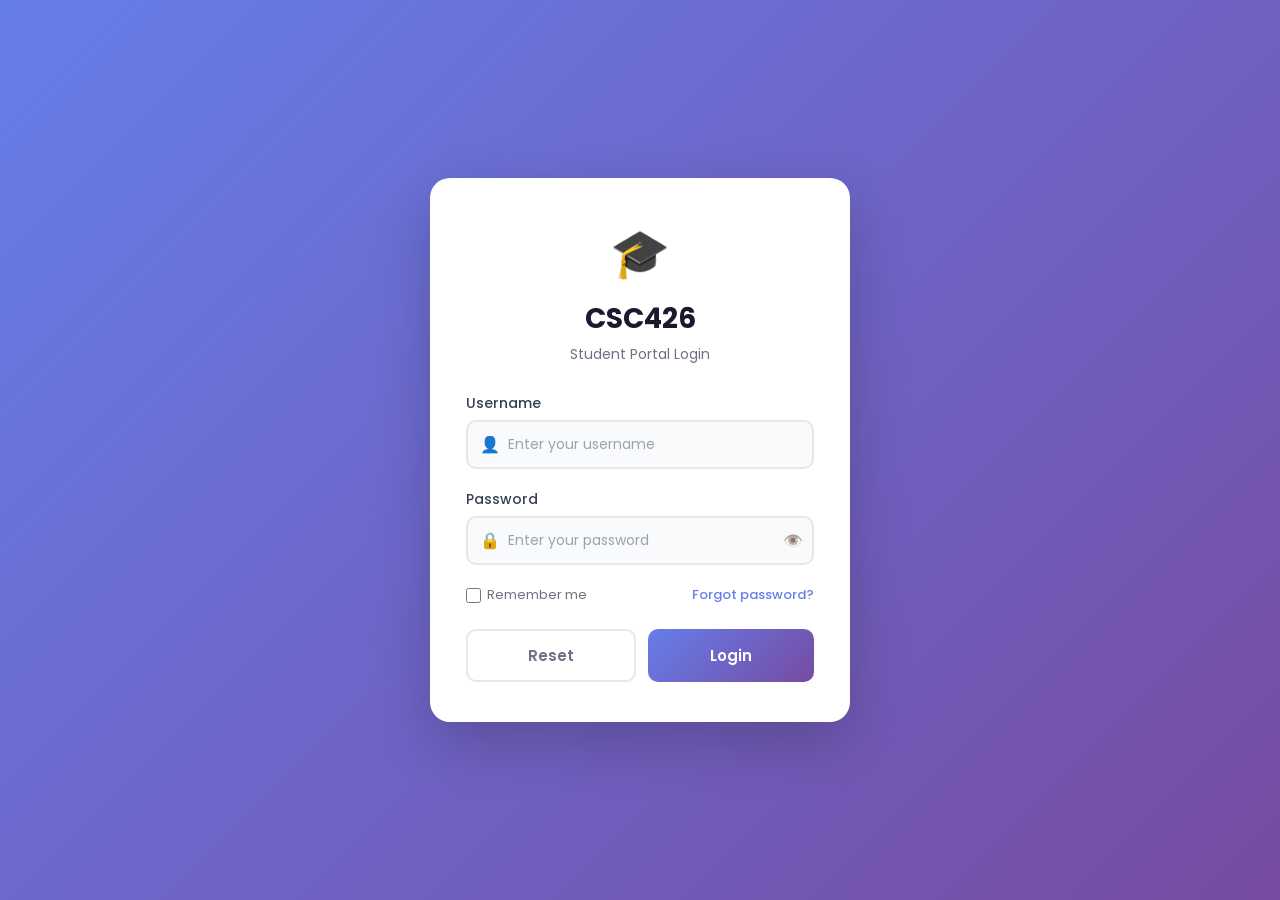
<file: question-3/index.html>
<!DOCTYPE html>
<html lang="en">
  <head>
    <meta charset="UTF-8" />
    <meta name="viewport" content="width=device-width, initial-scale=1.0" />
    <title>CSC426 Login</title>

    <!-- Link to our CSS file -->
    <link rel="stylesheet" href="csc4262.css" />

    <!-- Google Font -->
    <link href="https://fonts.googleapis.com/css2?family=Poppins:wght@300;400;500;600;700&display=swap" rel="stylesheet" />
  </head>

  <body>

    <!-- Background wrapper -->
    <div class="page-wrapper">

      <!-- Login Card -->
      <div class="login-card">

        <!-- Logo / Icon at top -->
        <div class="logo">
          <div class="logo-icon">🎓</div>
          <h1 class="logo-title">CSC426</h1>
          <p class="logo-subtitle">Student Portal Login</p>
        </div>

        <!-- Error message box (hidden by default) -->
        <div class="message error-msg" id="errorMsg">
          <span>⚠️</span>
          <span id="errorText">Invalid username or password.</span>
        </div>

        <!-- Success message box (hidden by default) -->
        <div class="message success-msg" id="successMsg">
          <span>✅</span>
          <span>Login successful! Redirecting...</span>
        </div>

        <!-- Login Form -->
        <div class="form">

          <!-- Username field -->
          <div class="input-group">
            <label for="username">Username</label>
            <div class="input-wrapper">
              <span class="input-icon">👤</span>
              <input
                type="text"
                id="username"
                placeholder="Enter your username"
                autocomplete="username"
              />
            </div>
            <!-- Validation error for username -->
            <small class="field-error" id="usernameError">Please enter your username.</small>
          </div>

          <!-- Password field -->
          <div class="input-group">
            <label for="password">Password</label>
            <div class="input-wrapper">
              <span class="input-icon">🔒</span>
              <input
                type="password"
                id="password"
                placeholder="Enter your password"
                autocomplete="current-password"
              />
              <!-- Show/Hide password toggle button -->
              <button class="toggle-password" id="togglePassword" onclick="togglePassword()" type="button">
                👁️
              </button>
            </div>
            <!-- Validation error for password -->
            <small class="field-error" id="passwordError">Please enter your password.</small>
          </div>

          <!-- Remember Me + Forgot Password row -->
          <div class="extras-row">
            <label class="remember-me">
              <input type="checkbox" id="rememberMe" />
              <span>Remember me</span>
            </label>
            <a href="#" class="forgot-link" onclick="forgotPassword()">Forgot password?</a>
          </div>

          <!-- Buttons row -->
          <div class="buttons-row">
            <!-- Reset/Cancel button -->
            <button class="btn btn-reset" onclick="resetForm()">Reset</button>
            <!-- Login/Submit button -->
            <button class="btn btn-login" onclick="login()">Login</button>
          </div>

        </div>
        <!-- end form -->

      </div>
      <!-- end login card -->

    </div>
    <!-- end page wrapper -->

    <!-- Forgot Password Modal (popup) -->
    <div class="modal-overlay" id="modalOverlay">
      <div class="modal">
        <h3>Forgot Password?</h3>
        <p>Please contact your system administrator or use the default credentials below:</p>
        <div class="modal-credentials">
          <p>👤 Username: <strong>admin</strong></p>
          <p>🔒 Password: <strong>csc426</strong></p>
        </div>
        <button class="btn btn-login" onclick="closeModal()">Got it!</button>
      </div>
    </div>

    <!-- Link to JavaScript file -->
    <script src="csc4262.js"></script>

  </body>
</html>
</file>
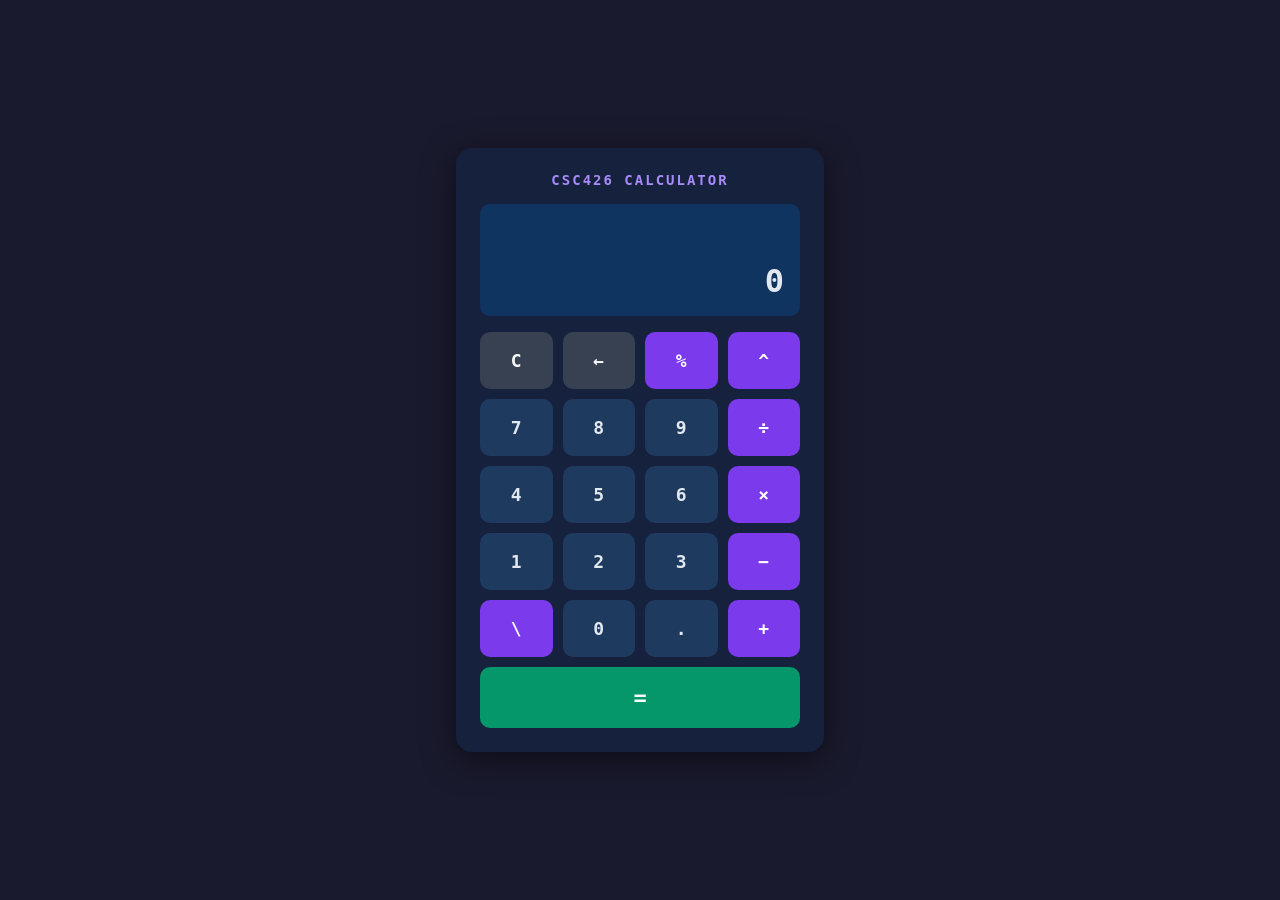
<file: csc4261.html>
<!DOCTYPE html>
<html lang="en">
  <head>
    <meta charset="UTF-8" />
    <meta name="viewport" content="width=device-width, initial-scale=1.0" />
    <title>CSC426 Calculator</title>

    <!-- Link to our CSS file -->
    <link rel="stylesheet" href="csc4261.css" />
  </head>

  <body>

    <!-- Main calculator box -->
    <div class="calculator">

      <!-- Title at the top -->
      <h2 class="title">CSC426 Calculator</h2>

      <!-- Display screen area -->
      <div class="display">
        <!-- Shows the expression being typed e.g. 12 + 5 -->
        <div class="expression" id="expression"></div>
        <!-- Shows the result or current number -->
        <div class="result" id="result">0</div>
      </div>

      <!-- Button grid -->
      <div class="buttons">

        <!-- Row 1 -->
        <button class="btn func"  onclick="clearAll()">C</button>
        <button class="btn func"  onclick="backspace()">←</button>
        <button class="btn op"    onclick="appendChar('%')">%</button>
        <button class="btn op"    onclick="appendChar('^')">^</button>

        <!-- Row 2 -->
        <button class="btn num"   onclick="appendChar('7')">7</button>
        <button class="btn num"   onclick="appendChar('8')">8</button>
        <button class="btn num"   onclick="appendChar('9')">9</button>
        <button class="btn op"    onclick="appendChar('/')">÷</button>

        <!-- Row 3 -->
        <button class="btn num"   onclick="appendChar('4')">4</button>
        <button class="btn num"   onclick="appendChar('5')">5</button>
        <button class="btn num"   onclick="appendChar('6')">6</button>
        <button class="btn op"    onclick="appendChar('*')">×</button>

        <!-- Row 4 -->
        <button class="btn num"   onclick="appendChar('1')">1</button>
        <button class="btn num"   onclick="appendChar('2')">2</button>
        <button class="btn num"   onclick="appendChar('3')">3</button>
        <button class="btn op"    onclick="appendChar('-')">−</button>

        <!-- Row 5 -->
        <button class="btn op"    onclick="appendChar('\\')">\ </button>
        <button class="btn num"   onclick="appendChar('0')">0</button>
        <button class="btn num"   onclick="appendChar('.')">.</button>
        <button class="btn op"    onclick="appendChar('+')">+</button>

        <!-- Row 6 — Equals spans full width -->
        <button class="btn eq"    onclick="calculate()">=</button>

      </div>
    </div>

    <!-- Link to our JavaScript file -->
    <script src="csc4261.js"></script>

  </body>
</html>
</file>
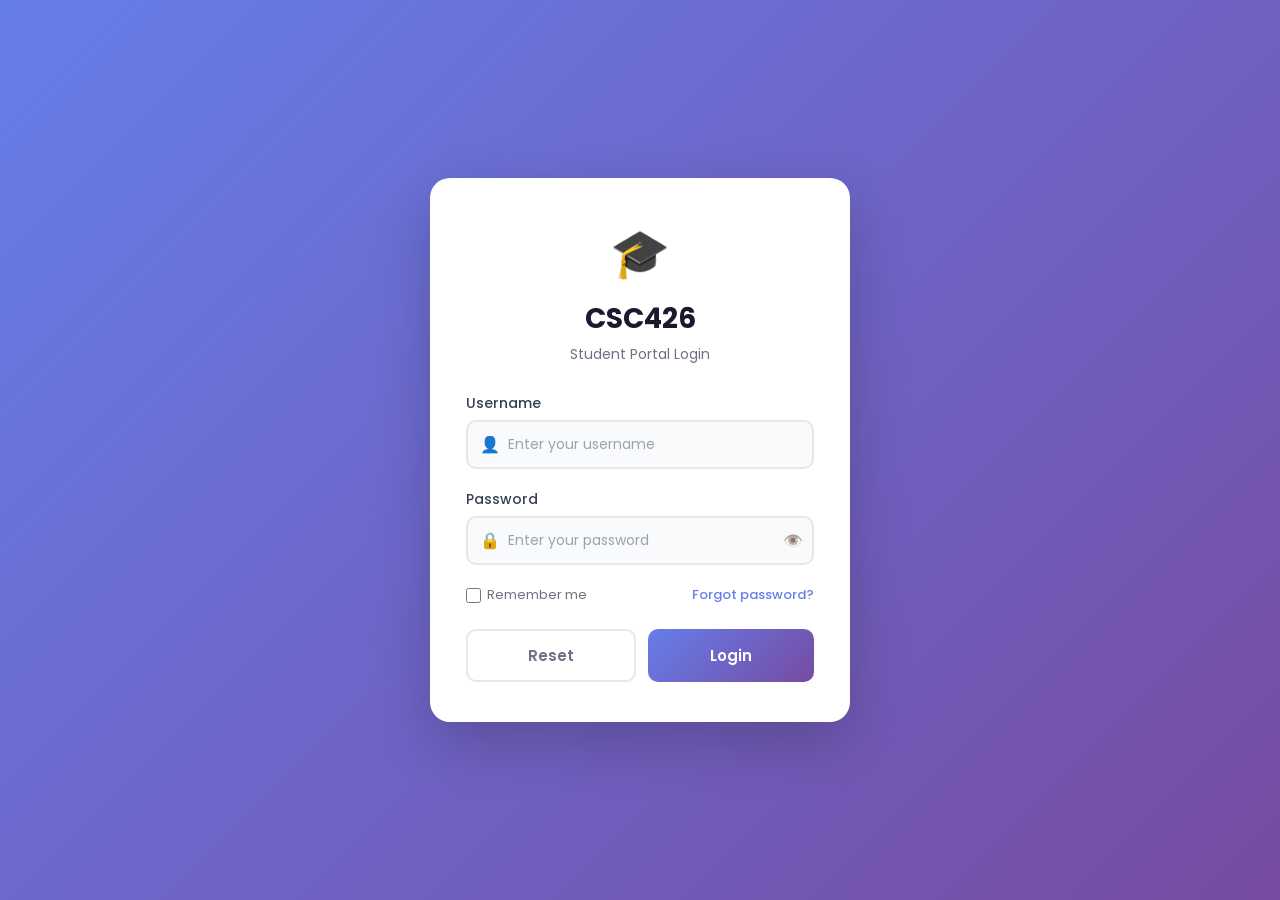
<file: csc4262.html>
<!DOCTYPE html>
<html lang="en">
  <head>
    <meta charset="UTF-8" />
    <meta name="viewport" content="width=device-width, initial-scale=1.0" />
    <title>CSC426 Login</title>

    <!-- Link to our CSS file -->
    <link rel="stylesheet" href="csc4262.css" />

    <!-- Google Font -->
    <link href="https://fonts.googleapis.com/css2?family=Poppins:wght@300;400;500;600;700&display=swap" rel="stylesheet" />
  </head>

  <body>

    <!-- Background wrapper -->
    <div class="page-wrapper">

      <!-- Login Card -->
      <div class="login-card">

        <!-- Logo / Icon at top -->
        <div class="logo">
          <div class="logo-icon">🎓</div>
          <h1 class="logo-title">CSC426</h1>
          <p class="logo-subtitle">Student Portal Login</p>
        </div>

        <!-- Error message box (hidden by default) -->
        <div class="message error-msg" id="errorMsg">
          <span>⚠️</span>
          <span id="errorText">Invalid username or password.</span>
        </div>

        <!-- Success message box (hidden by default) -->
        <div class="message success-msg" id="successMsg">
          <span>✅</span>
          <span>Login successful! Redirecting...</span>
        </div>

        <!-- Login Form -->
        <div class="form">

          <!-- Username field -->
          <div class="input-group">
            <label for="username">Username</label>
            <div class="input-wrapper">
              <span class="input-icon">👤</span>
              <input
                type="text"
                id="username"
                placeholder="Enter your username"
                autocomplete="username"
              />
            </div>
            <!-- Validation error for username -->
            <small class="field-error" id="usernameError">Please enter your username.</small>
          </div>

          <!-- Password field -->
          <div class="input-group">
            <label for="password">Password</label>
            <div class="input-wrapper">
              <span class="input-icon">🔒</span>
              <input
                type="password"
                id="password"
                placeholder="Enter your password"
                autocomplete="current-password"
              />
              <!-- Show/Hide password toggle button -->
              <button class="toggle-password" id="togglePassword" onclick="togglePassword()" type="button">
                👁️
              </button>
            </div>
            <!-- Validation error for password -->
            <small class="field-error" id="passwordError">Please enter your password.</small>
          </div>

          <!-- Remember Me + Forgot Password row -->
          <div class="extras-row">
            <label class="remember-me">
              <input type="checkbox" id="rememberMe" />
              <span>Remember me</span>
            </label>
            <a href="#" class="forgot-link" onclick="forgotPassword()">Forgot password?</a>
          </div>

          <!-- Buttons row -->
          <div class="buttons-row">
            <!-- Reset/Cancel button -->
            <button class="btn btn-reset" onclick="resetForm()">Reset</button>
            <!-- Login/Submit button -->
            <button class="btn btn-login" onclick="login()">Login</button>
          </div>

        </div>
        <!-- end form -->

      </div>
      <!-- end login card -->

    </div>
    <!-- end page wrapper -->

    <!-- Forgot Password Modal (popup) -->
    <div class="modal-overlay" id="modalOverlay">
      <div class="modal">
        <h3>Forgot Password?</h3>
        <p>Please contact your system administrator or use the default credentials below:</p>
        <div class="modal-credentials">
          <p>👤 Username: <strong>admin</strong></p>
          <p>🔒 Password: <strong>csc426</strong></p>
        </div>
        <button class="btn btn-login" onclick="closeModal()">Got it!</button>
      </div>
    </div>

    <!-- Link to JavaScript file -->
    <script src="csc4262.js"></script>

  </body>
</html>
</file>
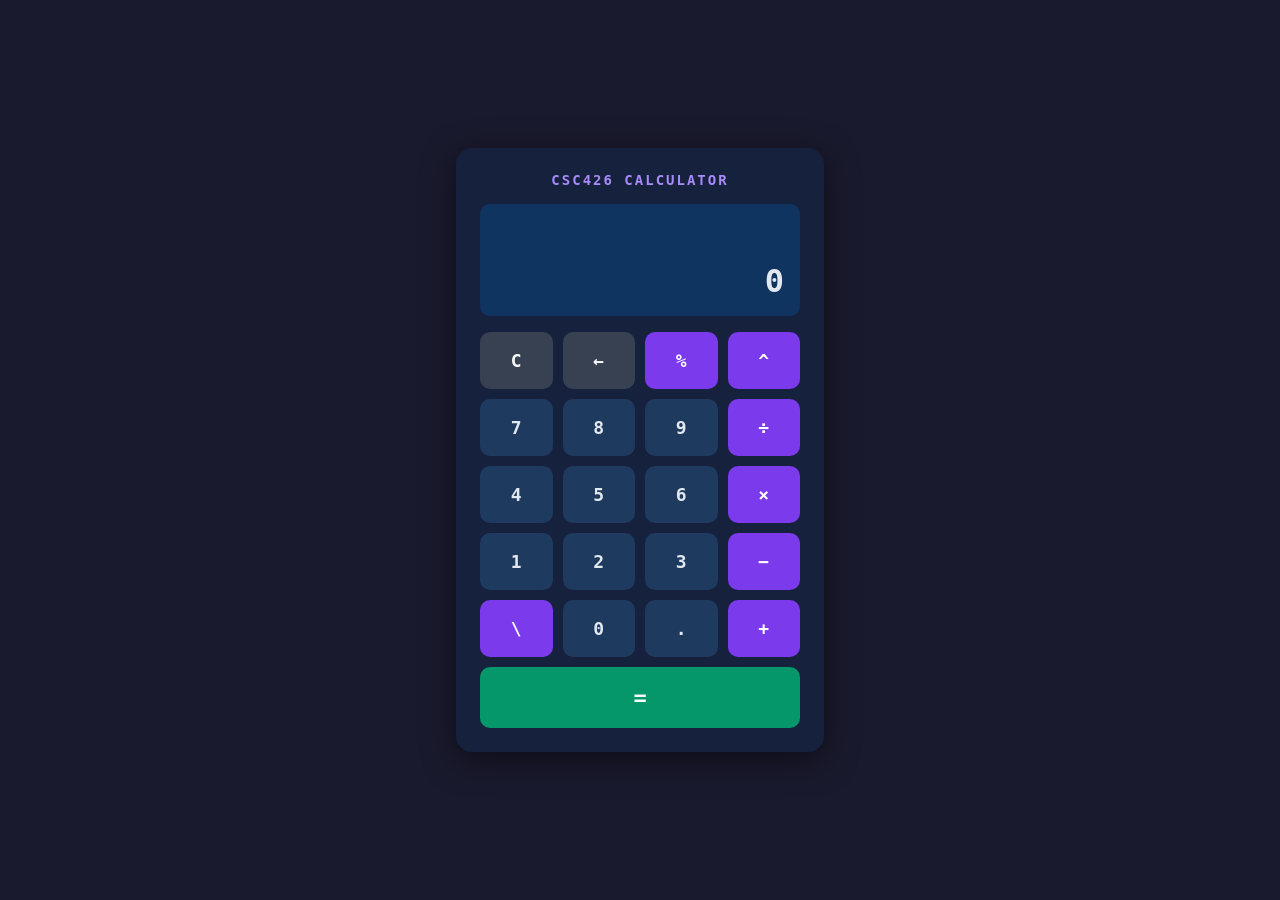
<file: question-2/csc4261.html>
<!DOCTYPE html>
<html lang="en">
  <head>
    <meta charset="UTF-8" />
    <meta name="viewport" content="width=device-width, initial-scale=1.0" />
    <title>CSC426 Calculator</title>

    <!-- Link to our CSS file -->
    <link rel="stylesheet" href="csc4261.css" />
  </head>

  <body>

    <!-- Main calculator box -->
    <div class="calculator">

      <!-- Title at the top -->
      <h2 class="title">CSC426 Calculator</h2>

      <!-- Display screen area -->
      <div class="display">
        <!-- Shows the expression being typed e.g. 12 + 5 -->
        <div class="expression" id="expression"></div>
        <!-- Shows the result or current number -->
        <div class="result" id="result">0</div>
      </div>

      <!-- Button grid -->
      <div class="buttons">

        <!-- Row 1 -->
        <button class="btn func"  onclick="clearAll()">C</button>
        <button class="btn func"  onclick="backspace()">←</button>
        <button class="btn op"    onclick="appendChar('%')">%</button>
        <button class="btn op"    onclick="appendChar('^')">^</button>

        <!-- Row 2 -->
        <button class="btn num"   onclick="appendChar('7')">7</button>
        <button class="btn num"   onclick="appendChar('8')">8</button>
        <button class="btn num"   onclick="appendChar('9')">9</button>
        <button class="btn op"    onclick="appendChar('/')">÷</button>

        <!-- Row 3 -->
        <button class="btn num"   onclick="appendChar('4')">4</button>
        <button class="btn num"   onclick="appendChar('5')">5</button>
        <button class="btn num"   onclick="appendChar('6')">6</button>
        <button class="btn op"    onclick="appendChar('*')">×</button>

        <!-- Row 4 -->
        <button class="btn num"   onclick="appendChar('1')">1</button>
        <button class="btn num"   onclick="appendChar('2')">2</button>
        <button class="btn num"   onclick="appendChar('3')">3</button>
        <button class="btn op"    onclick="appendChar('-')">−</button>

        <!-- Row 5 -->
        <button class="btn op"    onclick="appendChar('\\')">\ </button>
        <button class="btn num"   onclick="appendChar('0')">0</button>
        <button class="btn num"   onclick="appendChar('.')">.</button>
        <button class="btn op"    onclick="appendChar('+')">+</button>

        <!-- Row 6 — Equals spans full width -->
        <button class="btn eq"    onclick="calculate()">=</button>

      </div>
    </div>

    <!-- Link to our JavaScript file -->
    <script src="csc4261.js"></script>

  </body>
</html>
</file>
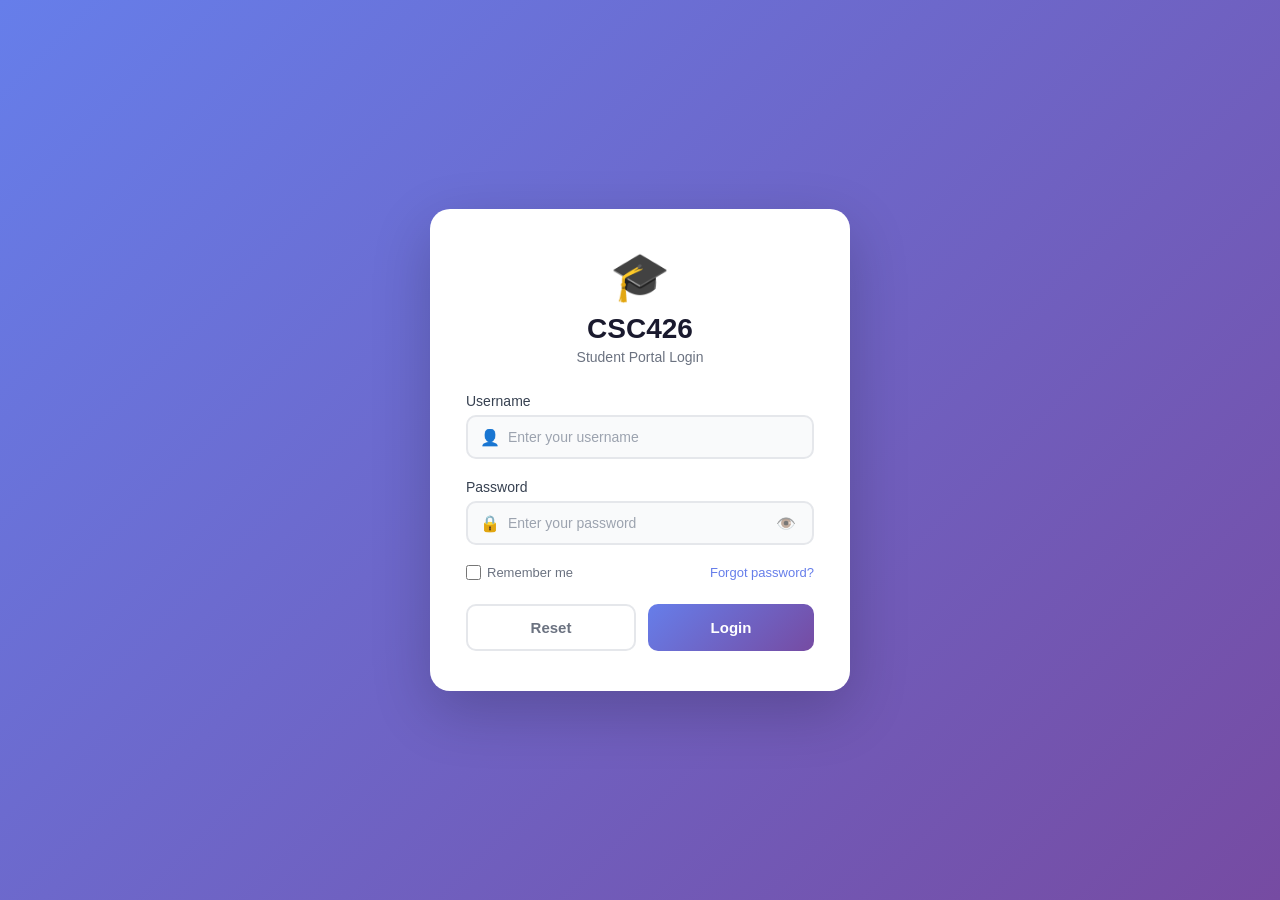
<file: question-3/csc4262(welcome).html>
<!DOCTYPE html>
<html lang="en">
  <head>
    <meta charset="UTF-8" />
    <meta name="viewport" content="width=device-width, initial-scale=1.0" />
    <title>CSC426 Dashboard</title>
    <link href="https://fonts.googleapis.com/css2?family=Poppins:wght@300;400;500;600;700&display=swap" rel="stylesheet" />

    <style>
      * {
        margin: 0;
        padding: 0;
        box-sizing: border-box;
        font-family: 'Poppins', sans-serif;
      }

      body {
        min-height: 100vh;
        background: linear-gradient(135deg, #667eea 0%, #764ba2 100%);
        display: flex;
        justify-content: center;
        align-items: center;
        padding: 20px;
      }

      .dashboard-card {
        background: #ffffff;
        border-radius: 20px;
        padding: 48px 40px;
        width: 100%;
        max-width: 500px;
        box-shadow: 0 20px 60px rgba(0, 0, 0, 0.2);
        text-align: center;
      }

      .welcome-icon {
        font-size: 64px;
        margin-bottom: 16px;
      }

      .welcome-title {
        font-size: 28px;
        font-weight: 700;
        color: #1a1a2e;
        margin-bottom: 8px;
      }

      .welcome-title span {
        color: #667eea;
      }

      .welcome-subtitle {
        font-size: 15px;
        color: #6b7280;
        margin-bottom: 32px;
        line-height: 1.6;
      }

      /* Info cards row */
      .info-row {
        display: grid;
        grid-template-columns: repeat(3, 1fr);
        gap: 16px;
        margin-bottom: 32px;
      }

      .info-card {
        background: #f3f4f6;
        border-radius: 12px;
        padding: 16px 10px;
      }

      .info-card .icon {
        font-size: 24px;
        margin-bottom: 6px;
      }

      .info-card .label {
        font-size: 11px;
        color: #9ca3af;
        text-transform: uppercase;
        letter-spacing: 0.5px;
      }

      .info-card .value {
        font-size: 13px;
        font-weight: 600;
        color: #374151;
        margin-top: 2px;
      }

      /* Logout button */
      .btn-logout {
        background: linear-gradient(135deg, #667eea, #764ba2);
        color: #ffffff;
        border: none;
        border-radius: 10px;
        padding: 13px 40px;
        font-size: 15px;
        font-weight: 600;
        cursor: pointer;
        font-family: 'Poppins', sans-serif;
        transition: all 0.2s;
      }

      .btn-logout:hover {
        opacity: 0.9;
        transform: translateY(-1px);
        box-shadow: 0 4px 15px rgba(102, 126, 234, 0.4);
      }

      .btn-logout:active {
        transform: scale(0.97);
      }

      @media (max-width: 480px) {
        .dashboard-card {
          padding: 32px 20px;
        }
        .info-row {
          grid-template-columns: 1fr;
        }
      }
    </style>
  </head>

  <body>
    <div class="dashboard-card">

      <!-- Welcome icon and message -->
      <div class="welcome-icon">🎉</div>
      <h1 class="welcome-title">Welcome, <span id="displayName">User</span>!</h1>
      <p class="welcome-subtitle">
        You have successfully logged in to the CSC426 Student Portal.
        Your session is now active.
      </p>

      <!-- Info cards -->
      <div class="info-row">
        <div class="info-card">
          <div class="icon">🎓</div>
          <div class="label">Course</div>
          <div class="value">CSC426</div>
        </div>
        <div class="info-card">
          <div class="icon">🏫</div>
          <div class="label">School</div>
          <div class="value">AAUA</div>
        </div>
        <div class="info-card">
          <div class="icon">📅</div>
          <div class="label">Session</div>
          <div class="value">2024/2025</div>
        </div>
      </div>

      <!-- Logout button -->
      <button class="btn-logout" onclick="logout()">🚪 Logout</button>

    </div>

    <script>
      // Show the logged in username on dashboard
      window.onload = function () {
        var user = localStorage.getItem("loggedInUser");

        // If no user found, redirect back to login
        if (!user) {
          window.location.href = "index.html";
          return;
        }

        // Display the username
        document.getElementById("displayName").textContent = user;
      };

      // Logout — clear session and go back to login
      function logout() {
        localStorage.removeItem("loggedInUser");
        window.location.href = "index.html";
      }
    </script>

  </body>
</html>
</file>
<file: question-3/csc4262.css>
/* =============================================
   CSC426 Login App - Stylesheet
   Theme: Light / Clean / Professional
   ============================================= */


/* --- Import Font --- */
* {
  margin: 0;
  padding: 0;
  box-sizing: border-box;
  font-family: 'Poppins', sans-serif;
}


/* --- Page background with gradient --- */
.page-wrapper {
  min-height: 100vh;
  background: linear-gradient(135deg, #667eea 0%, #764ba2 100%);
  display: flex;
  justify-content: center;
  align-items: center;
  padding: 20px;
}


/* --- White login card in the center --- */
.login-card {
  background: #ffffff;
  border-radius: 20px;
  padding: 40px 36px;
  width: 100%;
  max-width: 420px;
  box-shadow: 0 20px 60px rgba(0, 0, 0, 0.2);
}


/* --- Logo section at top --- */
.logo {
  text-align: center;
  margin-bottom: 28px;
}

.logo-icon {
  font-size: 48px;
  margin-bottom: 8px;
}

.logo-title {
  font-size: 28px;
  font-weight: 700;
  color: #1a1a2e;
  margin-bottom: 4px;
}

.logo-subtitle {
  font-size: 14px;
  color: #6b7280;
  font-weight: 400;
}


/* --- Message boxes (error and success) --- */
.message {
  display: none;              /* hidden by default */
  align-items: center;
  gap: 8px;
  padding: 12px 16px;
  border-radius: 10px;
  font-size: 14px;
  margin-bottom: 20px;
}

/* Show message when active class is added */
.message.active {
  display: flex;
}

/* Error message - red */
.error-msg {
  background-color: #fef2f2;
  color: #dc2626;
  border: 1px solid #fecaca;
}

/* Success message - green */
.success-msg {
  background-color: #f0fdf4;
  color: #16a34a;
  border: 1px solid #bbf7d0;
}


/* --- Each input group (label + input) --- */
.input-group {
  margin-bottom: 20px;
}

.input-group label {
  display: block;
  font-size: 14px;
  font-weight: 500;
  color: #374151;
  margin-bottom: 6px;
}


/* --- Input wrapper (holds icon + input + toggle) --- */
.input-wrapper {
  display: flex;
  align-items: center;
  border: 2px solid #e5e7eb;
  border-radius: 10px;
  padding: 0 12px;
  transition: border-color 0.2s;
  background: #f9fafb;
}

/* Blue border when user clicks on input */
.input-wrapper:focus-within {
  border-color: #667eea;
  background: #ffffff;
}

/* Icon inside input */
.input-icon {
  font-size: 16px;
  margin-right: 8px;
}

/* The actual input field */
.input-wrapper input {
  flex: 1;
  border: none;
  outline: none;
  background: transparent;
  padding: 12px 0;
  font-size: 14px;
  color: #1a1a2e;
}

.input-wrapper input::placeholder {
  color: #9ca3af;
}

/* Show/Hide password button */
.toggle-password {
  background: none;
  border: none;
  cursor: pointer;
  font-size: 16px;
  padding: 4px;
  opacity: 0.6;
  transition: opacity 0.2s;
}

.toggle-password:hover {
  opacity: 1;
}


/* --- Field error text (shown below input) --- */
.field-error {
  display: none;              /* hidden by default */
  color: #dc2626;
  font-size: 12px;
  margin-top: 5px;
}

/* Show when active */
.field-error.active {
  display: block;
}

/* Red border on invalid input */
.input-wrapper.invalid {
  border-color: #dc2626;
  background: #fef2f2;
}


/* --- Remember me + Forgot password row --- */
.extras-row {
  display: flex;
  justify-content: space-between;
  align-items: center;
  margin-bottom: 24px;
}

/* Remember me checkbox + label */
.remember-me {
  display: flex;
  align-items: center;
  gap: 6px;
  font-size: 13px;
  color: #6b7280;
  cursor: pointer;
}

.remember-me input[type="checkbox"] {
  width: 15px;
  height: 15px;
  accent-color: #667eea;
  cursor: pointer;
}

/* Forgot password link */
.forgot-link {
  font-size: 13px;
  color: #667eea;
  text-decoration: none;
  font-weight: 500;
}

.forgot-link:hover {
  text-decoration: underline;
}


/* --- Buttons row --- */
.buttons-row {
  display: flex;
  gap: 12px;
}

/* Base button style */
.btn {
  flex: 1;
  padding: 13px;
  border: none;
  border-radius: 10px;
  font-size: 15px;
  font-weight: 600;
  cursor: pointer;
  transition: all 0.2s;
  font-family: 'Poppins', sans-serif;
}

.btn:active {
  transform: scale(0.97);
}

/* Reset button - grey outline */
.btn-reset {
  background: #ffffff;
  color: #6b7280;
  border: 2px solid #e5e7eb;
}

.btn-reset:hover {
  background: #f3f4f6;
  border-color: #d1d5db;
}

/* Login button - purple gradient */
.btn-login {
  background: linear-gradient(135deg, #667eea, #764ba2);
  color: #ffffff;
}

.btn-login:hover {
  opacity: 0.9;
  transform: translateY(-1px);
  box-shadow: 0 4px 15px rgba(102, 126, 234, 0.4);
}


/* =============================================
   Forgot Password Modal
   ============================================= */

/* Dark overlay behind modal */
.modal-overlay {
  display: none;
  position: fixed;
  top: 0;
  left: 0;
  width: 100%;
  height: 100%;
  background: rgba(0, 0, 0, 0.5);
  justify-content: center;
  align-items: center;
  z-index: 999;
}

/* Show overlay when active */
.modal-overlay.active {
  display: flex;
}

/* White modal box */
.modal {
  background: #ffffff;
  border-radius: 16px;
  padding: 32px;
  max-width: 340px;
  width: 90%;
  text-align: center;
  box-shadow: 0 20px 60px rgba(0,0,0,0.3);
}

.modal h3 {
  font-size: 20px;
  color: #1a1a2e;
  margin-bottom: 12px;
}

.modal p {
  font-size: 14px;
  color: #6b7280;
  margin-bottom: 16px;
  line-height: 1.6;
}

.modal-credentials {
  background: #f3f4f6;
  border-radius: 10px;
  padding: 14px;
  margin-bottom: 20px;
  text-align: left;
}

.modal-credentials p {
  margin-bottom: 6px;
  font-size: 14px;
  color: #374151;
}


/* =============================================
   Responsive Design (Mobile)
   ============================================= */
@media (max-width: 480px) {
  .login-card {
    padding: 28px 20px;
  }

  .logo-title {
    font-size: 24px;
  }

  .buttons-row {
    flex-direction: column;
  }
}
</file>
<file: csc4261.css>
/* =============================================
   CSC426 Calculator - Stylesheet
   ============================================= */


/* --- Page background --- */
body {
  margin: 0;
  padding: 0;
  min-height: 100vh;
  background-color: #1a1a2e; /* dark blue background */
  display: flex;
  justify-content: center;  /* center horizontally */
  align-items: center;      /* center vertically */
  font-family: 'Consolas', monospace;
}


/* --- The main calculator box --- */
.calculator {
  background-color: #16213e;
  border-radius: 16px;
  padding: 24px;
  width: 320px;
  box-shadow: 0 8px 32px rgba(0, 0, 0, 0.5);
}


/* --- Title text --- */
.title {
  color: #a78bfa;        /* light purple */
  text-align: center;
  font-size: 14px;
  margin: 0 0 16px 0;
  letter-spacing: 2px;
  text-transform: uppercase;
}


/* --- Display screen --- */
.display {
  background-color: #0f3460;
  border-radius: 10px;
  padding: 16px;
  margin-bottom: 16px;
  min-height: 80px;
  display: flex;
  flex-direction: column;
  justify-content: flex-end; /* text sits at the bottom */
  align-items: flex-end;     /* text aligns to the right */
}

/* Small expression text e.g. "12 + 5 =" */
.expression {
  color: #7c85a2;
  font-size: 13px;
  min-height: 18px;
  word-break: break-all;
}

/* Big result number */
.result {
  color: #e2e8f0;
  font-size: 32px;
  font-weight: bold;
  word-break: break-all;
}


/* --- Button grid (4 columns) --- */
.buttons {
  display: grid;
  grid-template-columns: repeat(4, 1fr); /* 4 equal columns */
  gap: 10px;
}


/* --- Base style for ALL buttons --- */
.btn {
  padding: 18px 0;
  border: none;
  border-radius: 10px;
  font-size: 18px;
  font-family: 'Consolas', monospace;
  font-weight: bold;
  cursor: pointer;
  transition: opacity 0.15s, transform 0.1s;
}

/* Slight shrink when clicked */
.btn:active {
  transform: scale(0.95);
  opacity: 0.8;
}


/* --- Number buttons (dark) --- */
.num {
  background-color: #1e3a5f;
  color: #e2e8f0;
}

.num:hover {
  background-color: #274d7a;
}


/* --- Operator buttons (purple) --- */
.op {
  background-color: #7c3aed;
  color: #ffffff;
}

.op:hover {
  background-color: #6d28d9;
}


/* --- Function buttons: C and ← (grey) --- */
.func {
  background-color: #374151;
  color: #f9fafb;
}

.func:hover {
  background-color: #4b5563;
}


/* --- Equals button (green, full width) --- */
.eq {
  background-color: #059669;
  color: #ffffff;
  grid-column: span 4; /* stretches across all 4 columns */
  font-size: 22px;
}

.eq:hover {
  background-color: #047857;
}
</file>
<file: csc4262.css>
/* =============================================
   CSC426 Login App - Stylesheet
   Theme: Light / Clean / Professional
   ============================================= */


/* --- Import Font --- */
* {
  margin: 0;
  padding: 0;
  box-sizing: border-box;
  font-family: 'Poppins', sans-serif;
}


/* --- Page background with gradient --- */
.page-wrapper {
  min-height: 100vh;
  background: linear-gradient(135deg, #667eea 0%, #764ba2 100%);
  display: flex;
  justify-content: center;
  align-items: center;
  padding: 20px;
}


/* --- White login card in the center --- */
.login-card {
  background: #ffffff;
  border-radius: 20px;
  padding: 40px 36px;
  width: 100%;
  max-width: 420px;
  box-shadow: 0 20px 60px rgba(0, 0, 0, 0.2);
}


/* --- Logo section at top --- */
.logo {
  text-align: center;
  margin-bottom: 28px;
}

.logo-icon {
  font-size: 48px;
  margin-bottom: 8px;
}

.logo-title {
  font-size: 28px;
  font-weight: 700;
  color: #1a1a2e;
  margin-bottom: 4px;
}

.logo-subtitle {
  font-size: 14px;
  color: #6b7280;
  font-weight: 400;
}


/* --- Message boxes (error and success) --- */
.message {
  display: none;              /* hidden by default */
  align-items: center;
  gap: 8px;
  padding: 12px 16px;
  border-radius: 10px;
  font-size: 14px;
  margin-bottom: 20px;
}

/* Show message when active class is added */
.message.active {
  display: flex;
}

/* Error message - red */
.error-msg {
  background-color: #fef2f2;
  color: #dc2626;
  border: 1px solid #fecaca;
}

/* Success message - green */
.success-msg {
  background-color: #f0fdf4;
  color: #16a34a;
  border: 1px solid #bbf7d0;
}


/* --- Each input group (label + input) --- */
.input-group {
  margin-bottom: 20px;
}

.input-group label {
  display: block;
  font-size: 14px;
  font-weight: 500;
  color: #374151;
  margin-bottom: 6px;
}


/* --- Input wrapper (holds icon + input + toggle) --- */
.input-wrapper {
  display: flex;
  align-items: center;
  border: 2px solid #e5e7eb;
  border-radius: 10px;
  padding: 0 12px;
  transition: border-color 0.2s;
  background: #f9fafb;
}

/* Blue border when user clicks on input */
.input-wrapper:focus-within {
  border-color: #667eea;
  background: #ffffff;
}

/* Icon inside input */
.input-icon {
  font-size: 16px;
  margin-right: 8px;
}

/* The actual input field */
.input-wrapper input {
  flex: 1;
  border: none;
  outline: none;
  background: transparent;
  padding: 12px 0;
  font-size: 14px;
  color: #1a1a2e;
}

.input-wrapper input::placeholder {
  color: #9ca3af;
}

/* Show/Hide password button */
.toggle-password {
  background: none;
  border: none;
  cursor: pointer;
  font-size: 16px;
  padding: 4px;
  opacity: 0.6;
  transition: opacity 0.2s;
}

.toggle-password:hover {
  opacity: 1;
}


/* --- Field error text (shown below input) --- */
.field-error {
  display: none;              /* hidden by default */
  color: #dc2626;
  font-size: 12px;
  margin-top: 5px;
}

/* Show when active */
.field-error.active {
  display: block;
}

/* Red border on invalid input */
.input-wrapper.invalid {
  border-color: #dc2626;
  background: #fef2f2;
}


/* --- Remember me + Forgot password row --- */
.extras-row {
  display: flex;
  justify-content: space-between;
  align-items: center;
  margin-bottom: 24px;
}

/* Remember me checkbox + label */
.remember-me {
  display: flex;
  align-items: center;
  gap: 6px;
  font-size: 13px;
  color: #6b7280;
  cursor: pointer;
}

.remember-me input[type="checkbox"] {
  width: 15px;
  height: 15px;
  accent-color: #667eea;
  cursor: pointer;
}

/* Forgot password link */
.forgot-link {
  font-size: 13px;
  color: #667eea;
  text-decoration: none;
  font-weight: 500;
}

.forgot-link:hover {
  text-decoration: underline;
}


/* --- Buttons row --- */
.buttons-row {
  display: flex;
  gap: 12px;
}

/* Base button style */
.btn {
  flex: 1;
  padding: 13px;
  border: none;
  border-radius: 10px;
  font-size: 15px;
  font-weight: 600;
  cursor: pointer;
  transition: all 0.2s;
  font-family: 'Poppins', sans-serif;
}

.btn:active {
  transform: scale(0.97);
}

/* Reset button - grey outline */
.btn-reset {
  background: #ffffff;
  color: #6b7280;
  border: 2px solid #e5e7eb;
}

.btn-reset:hover {
  background: #f3f4f6;
  border-color: #d1d5db;
}

/* Login button - purple gradient */
.btn-login {
  background: linear-gradient(135deg, #667eea, #764ba2);
  color: #ffffff;
}

.btn-login:hover {
  opacity: 0.9;
  transform: translateY(-1px);
  box-shadow: 0 4px 15px rgba(102, 126, 234, 0.4);
}


/* =============================================
   Forgot Password Modal
   ============================================= */

/* Dark overlay behind modal */
.modal-overlay {
  display: none;
  position: fixed;
  top: 0;
  left: 0;
  width: 100%;
  height: 100%;
  background: rgba(0, 0, 0, 0.5);
  justify-content: center;
  align-items: center;
  z-index: 999;
}

/* Show overlay when active */
.modal-overlay.active {
  display: flex;
}

/* White modal box */
.modal {
  background: #ffffff;
  border-radius: 16px;
  padding: 32px;
  max-width: 340px;
  width: 90%;
  text-align: center;
  box-shadow: 0 20px 60px rgba(0,0,0,0.3);
}

.modal h3 {
  font-size: 20px;
  color: #1a1a2e;
  margin-bottom: 12px;
}

.modal p {
  font-size: 14px;
  color: #6b7280;
  margin-bottom: 16px;
  line-height: 1.6;
}

.modal-credentials {
  background: #f3f4f6;
  border-radius: 10px;
  padding: 14px;
  margin-bottom: 20px;
  text-align: left;
}

.modal-credentials p {
  margin-bottom: 6px;
  font-size: 14px;
  color: #374151;
}


/* =============================================
   Responsive Design (Mobile)
   ============================================= */
@media (max-width: 480px) {
  .login-card {
    padding: 28px 20px;
  }

  .logo-title {
    font-size: 24px;
  }

  .buttons-row {
    flex-direction: column;
  }
}
</file>
<file: question-2/csc4261.css>
/* =============================================
   CSC426 Calculator - Stylesheet
   ============================================= */


/* --- Page background --- */
body {
  margin: 0;
  padding: 0;
  min-height: 100vh;
  background-color: #1a1a2e; /* dark blue background */
  display: flex;
  justify-content: center;  /* center horizontally */
  align-items: center;      /* center vertically */
  font-family: 'Consolas', monospace;
}


/* --- The main calculator box --- */
.calculator {
  background-color: #16213e;
  border-radius: 16px;
  padding: 24px;
  width: 320px;
  box-shadow: 0 8px 32px rgba(0, 0, 0, 0.5);
}


/* --- Title text --- */
.title {
  color: #a78bfa;        /* light purple */
  text-align: center;
  font-size: 14px;
  margin: 0 0 16px 0;
  letter-spacing: 2px;
  text-transform: uppercase;
}


/* --- Display screen --- */
.display {
  background-color: #0f3460;
  border-radius: 10px;
  padding: 16px;
  margin-bottom: 16px;
  min-height: 80px;
  display: flex;
  flex-direction: column;
  justify-content: flex-end; /* text sits at the bottom */
  align-items: flex-end;     /* text aligns to the right */
}

/* Small expression text e.g. "12 + 5 =" */
.expression {
  color: #7c85a2;
  font-size: 13px;
  min-height: 18px;
  word-break: break-all;
}

/* Big result number */
.result {
  color: #e2e8f0;
  font-size: 32px;
  font-weight: bold;
  word-break: break-all;
}


/* --- Button grid (4 columns) --- */
.buttons {
  display: grid;
  grid-template-columns: repeat(4, 1fr); /* 4 equal columns */
  gap: 10px;
}


/* --- Base style for ALL buttons --- */
.btn {
  padding: 18px 0;
  border: none;
  border-radius: 10px;
  font-size: 18px;
  font-family: 'Consolas', monospace;
  font-weight: bold;
  cursor: pointer;
  transition: opacity 0.15s, transform 0.1s;
}

/* Slight shrink when clicked */
.btn:active {
  transform: scale(0.95);
  opacity: 0.8;
}


/* --- Number buttons (dark) --- */
.num {
  background-color: #1e3a5f;
  color: #e2e8f0;
}

.num:hover {
  background-color: #274d7a;
}


/* --- Operator buttons (purple) --- */
.op {
  background-color: #7c3aed;
  color: #ffffff;
}

.op:hover {
  background-color: #6d28d9;
}


/* --- Function buttons: C and ← (grey) --- */
.func {
  background-color: #374151;
  color: #f9fafb;
}

.func:hover {
  background-color: #4b5563;
}


/* --- Equals button (green, full width) --- */
.eq {
  background-color: #059669;
  color: #ffffff;
  grid-column: span 4; /* stretches across all 4 columns */
  font-size: 22px;
}

.eq:hover {
  background-color: #047857;
}
</file>
